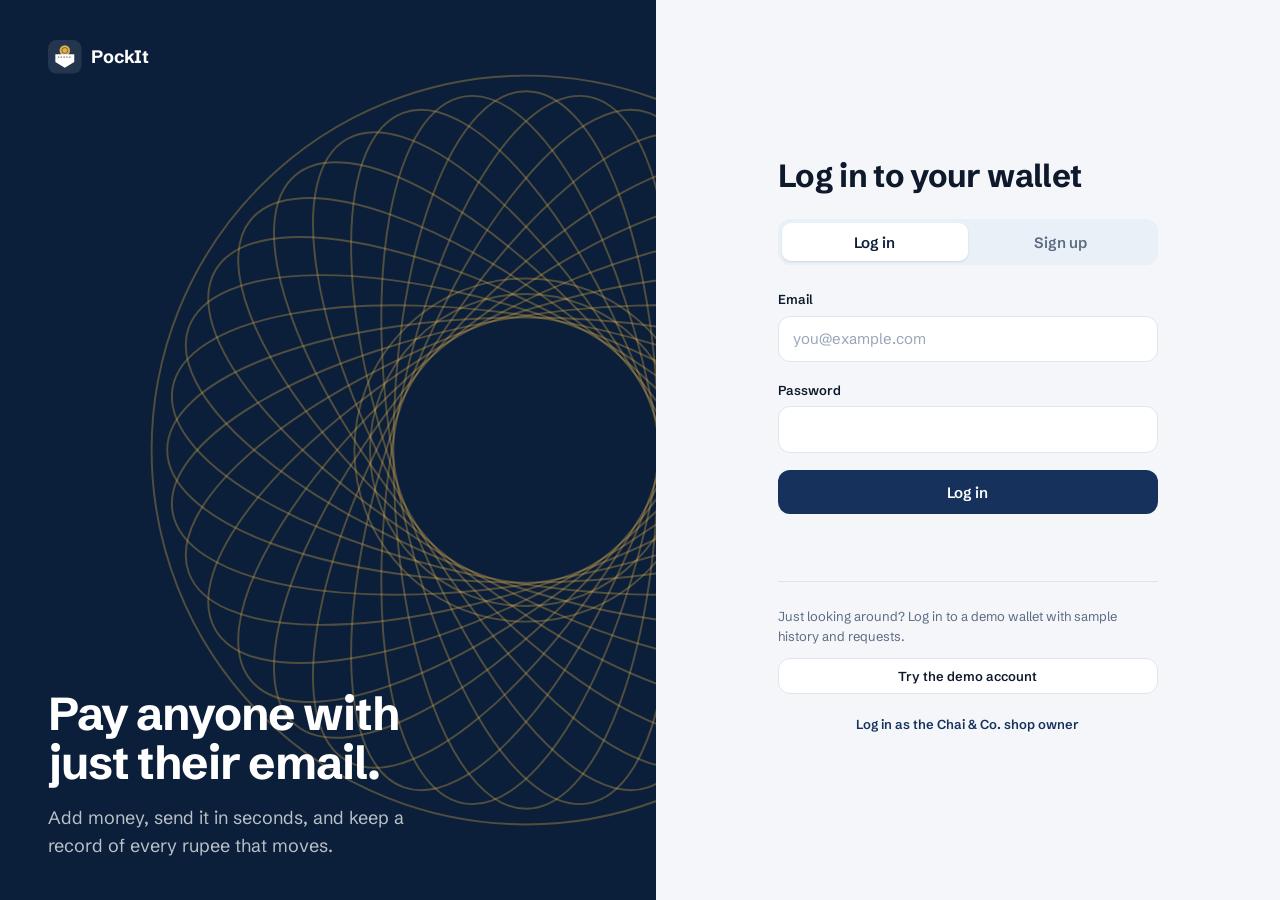
<file: frontend/index.html>
<!DOCTYPE html>
<html lang="en">
<head>
  <meta charset="UTF-8">
  <meta name="viewport" content="width=device-width, initial-scale=1.0">
  <meta name="theme-color" content="#0B1F3A">
  <title>PockIt · Log in</title>
  <link rel="preconnect" href="https://fonts.googleapis.com">
  <link rel="preconnect" href="https://fonts.gstatic.com" crossorigin>
  <link href="https://fonts.googleapis.com/css2?family=Schibsted+Grotesk:wght@400;500;600;700;800&display=swap" rel="stylesheet">
  <link rel="icon" href="data:image/svg+xml,<svg xmlns='http://www.w3.org/2000/svg' viewBox='0 0 48 48'><rect width='48' height='48' rx='12' fill='%230B1F3A'/><circle cx='24' cy='15' r='7.5' fill='%23E3B04B'/><path d='M10.5 20.5h27v11L24 39.5l-13.5-8z' fill='%23FFFFFF'/></svg>">
  <link rel="stylesheet" href="css/style.css">
</head>
<body class="auth">
  <aside class="auth-art" aria-hidden="true">
    <a class="brand brand--light" href="index.html"><svg class="brand-mark" viewBox="0 0 48 48" aria-hidden="true"><rect class="bm-tile" width="48" height="48" rx="12"/><circle cx="24" cy="15" r="7.5" fill="#E3B04B"/><circle cx="24" cy="15" r="4.2" fill="none" stroke="#0B1F3A" stroke-width="1.4" opacity=".5"/><path d="M10.5 20.5h27v11L24 39.5l-13.5-8z" fill="#FFFFFF" stroke-linejoin="round"/><path d="M14 24.5h20" stroke="#0B1F3A" stroke-width="1.5" stroke-dasharray="2.2 1.8" opacity=".55"/></svg>PockIt</a>

    <svg class="rosette rosette--auth" viewBox="-100 -100 200 200">
      <defs><ellipse id="petal-a" cx="0" cy="0" rx="92" ry="34" /></defs>
      <g fill="none" stroke="currentColor" stroke-width="0.5">
        <use href="#petal-a" transform="rotate(0)"/><use href="#petal-a" transform="rotate(10)"/>
        <use href="#petal-a" transform="rotate(20)"/><use href="#petal-a" transform="rotate(30)"/>
        <use href="#petal-a" transform="rotate(40)"/><use href="#petal-a" transform="rotate(50)"/>
        <use href="#petal-a" transform="rotate(60)"/><use href="#petal-a" transform="rotate(70)"/>
        <use href="#petal-a" transform="rotate(80)"/><use href="#petal-a" transform="rotate(90)"/>
        <use href="#petal-a" transform="rotate(100)"/><use href="#petal-a" transform="rotate(110)"/>
        <use href="#petal-a" transform="rotate(120)"/><use href="#petal-a" transform="rotate(130)"/>
        <use href="#petal-a" transform="rotate(140)"/><use href="#petal-a" transform="rotate(150)"/>
        <use href="#petal-a" transform="rotate(160)"/><use href="#petal-a" transform="rotate(170)"/>
        <circle r="40"/><circle r="44"/><circle r="96"/>
      </g>
    </svg>

    <div class="auth-pitch">
      <p class="auth-headline">Pay anyone with just their email.</p>
      <p class="auth-sub">Add money, send it in seconds, and keep a record of every rupee that moves.</p>
    </div>
  </aside>

  <main class="auth-main">
    <div class="auth-box">
      <a class="brand auth-brand-mobile" href="index.html"><svg class="brand-mark" viewBox="0 0 48 48" aria-hidden="true"><rect class="bm-tile" width="48" height="48" rx="12"/><circle cx="24" cy="15" r="7.5" fill="#E3B04B"/><circle cx="24" cy="15" r="4.2" fill="none" stroke="#0B1F3A" stroke-width="1.4" opacity=".5"/><path d="M10.5 20.5h27v11L24 39.5l-13.5-8z" fill="#FFFFFF" stroke-linejoin="round"/><path d="M14 24.5h20" stroke="#0B1F3A" stroke-width="1.5" stroke-dasharray="2.2 1.8" opacity=".55"/></svg>PockIt</a>

      <h1 id="auth-title">Log in to your wallet</h1>

      <div class="segmented" role="tablist" aria-label="Choose">
        <button class="segment is-active" data-tab="login" role="tab" aria-selected="true">Log in</button>
        <button class="segment" data-tab="signup" role="tab" aria-selected="false">Sign up</button>
      </div>

      <form id="login-form" class="form" novalidate>
        <label class="field">
          <span>Email</span>
          <input type="email" name="email" required autocomplete="email" placeholder="you@example.com">
        </label>
        <label class="field">
          <span>Password</span>
          <input type="password" name="password" required autocomplete="current-password">
        </label>
        <button type="submit" class="btn btn--primary btn--block">Log in</button>
      </form>

      <form id="signup-form" class="form" hidden novalidate>
        <label class="field">
          <span>Full name</span>
          <input type="text" name="name" required maxlength="150" autocomplete="name" placeholder="Priya Sharma">
        </label>
        <label class="field">
          <span>Email</span>
          <input type="email" name="email" required autocomplete="email" placeholder="you@example.com">
        </label>
        <label class="field">
          <span>Password</span>
          <input type="password" name="password" required minlength="8" autocomplete="new-password">
          <small class="hint">At least 8 characters. Avoid common passwords.</small>
        </label>
        <button type="submit" class="btn btn--primary btn--block">Create wallet</button>
      </form>

      <p id="auth-message" class="form-error" role="alert"></p>

      <div class="demo-box">
        <p>Just looking around? Log in to a demo wallet with sample history and requests.</p>
        <button type="button" id="demo-login" class="btn btn--quiet btn--block">Try the demo account</button>
        <button type="button" id="demo-shop-login" class="btn btn--ghost btn--block">Log in as the Chai &amp; Co. shop owner</button>
      </div>
    </div>
  </main>

  <script src="js/config.js"></script>
  <script src="js/api.js"></script>
  <script src="js/auth.js"></script>
</body>
</html>
</file>
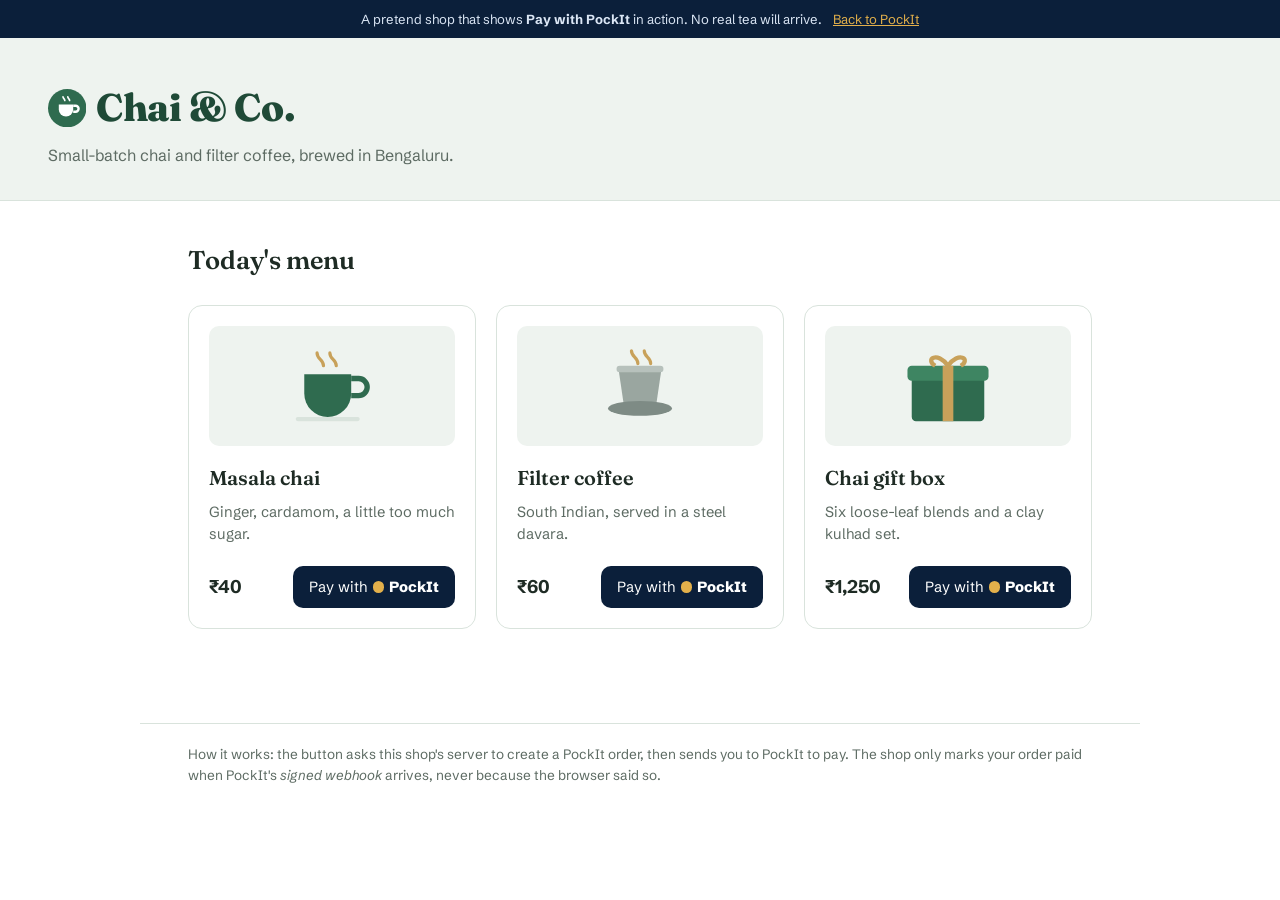
<file: frontend/shop/index.html>
<!DOCTYPE html>
<html lang="en">
<head>
  <meta charset="UTF-8">
  <meta name="viewport" content="width=device-width, initial-scale=1.0">
  <title>Chai &amp; Co. (demo shop)</title>
  <link rel="preconnect" href="https://fonts.googleapis.com">
  <link rel="preconnect" href="https://fonts.gstatic.com" crossorigin>
  <link href="https://fonts.googleapis.com/css2?family=Fraunces:opsz,wght@9..144,600;9..144,800&family=Schibsted+Grotesk:wght@400;500;600;700&display=swap" rel="stylesheet">
  <link rel="icon" href="data:image/svg+xml,<svg xmlns='http://www.w3.org/2000/svg' viewBox='0 0 32 32'><rect width='32' height='32' rx='16' fill='%232F6B4F'/><path d='M9 13h12v4a6 6 0 0 1-12 0z' fill='%23fff'/><path d='M21 14h2a2.5 2.5 0 0 1 0 5h-2' fill='none' stroke='%23fff' stroke-width='2'/></svg>">
  <link rel="stylesheet" href="shop.css">
</head>
<body>
  <p class="demo-banner">
    A pretend shop that shows <strong>Pay with PockIt</strong> in action. No real tea will arrive.
    <a href="/dashboard.html">Back to PockIt</a>
  </p>

  <header class="shop-head">
    <a class="shop-logo" href="/shop/">
      <svg viewBox="0 0 32 32" aria-hidden="true"><circle cx="16" cy="16" r="16" fill="#2F6B4F"/><path d="M9 13h12v4a6 6 0 0 1-12 0z" fill="#fff"/><path d="M21 14h2a2.5 2.5 0 0 1 0 5h-2" fill="none" stroke="#fff" stroke-width="2"/><path d="M12.5 6.5c0 1.5 1.5 1.5 1.5 3M16.5 6.5c0 1.5 1.5 1.5 1.5 3" stroke="#fff" stroke-width="1.4" fill="none" stroke-linecap="round"/></svg>
      Chai &amp; Co.
    </a>
    <p class="shop-tag">Small-batch chai and filter coffee, brewed in Bengaluru.</p>
  </header>

  <main class="shop">
    <section class="order-status" id="order-status" hidden aria-live="polite"></section>

    <h1>Today's menu</h1>
    <ul class="products">
      <li class="product">
        <svg class="product-art" viewBox="0 0 120 90" aria-hidden="true">
          <path d="M34 34h44v18a22 22 0 0 1-44 0z" fill="#2F6B4F"/>
          <path d="M78 38h7a8 8 0 0 1 0 16h-7" fill="none" stroke="#2F6B4F" stroke-width="5"/>
          <path d="M46 14c0 6 6 6 6 12M58 14c0 6 6 6 6 12" fill="none" stroke="#C8A15A" stroke-width="3" stroke-linecap="round"/>
          <rect x="26" y="74" width="60" height="4" rx="2" fill="#D9E3DC"/>
        </svg>
        <h2>Masala chai</h2>
        <p>Ginger, cardamom, a little too much sugar.</p>
        <div class="product-buy">
          <span class="price">₹40</span>
          <button class="pockit-btn" data-product="masala-chai">Pay with <span class="pockit-word">PockIt</span></button>
        </div>
      </li>
      <li class="product">
        <svg class="product-art" viewBox="0 0 120 90" aria-hidden="true">
          <path d="M40 30h40l-5 34H45z" fill="#9AA6A0"/>
          <ellipse cx="60" cy="66" rx="30" ry="7" fill="#7E8B85"/>
          <rect x="38" y="26" width="44" height="6" rx="3" fill="#B7C1BC"/>
          <path d="M52 12c0 6 6 6 6 12M64 12c0 6 6 6 6 12" fill="none" stroke="#C8A15A" stroke-width="3" stroke-linecap="round"/>
        </svg>
        <h2>Filter coffee</h2>
        <p>South Indian, served in a steel davara.</p>
        <div class="product-buy">
          <span class="price">₹60</span>
          <button class="pockit-btn" data-product="filter-coffee">Pay with <span class="pockit-word">PockIt</span></button>
        </div>
      </li>
      <li class="product">
        <svg class="product-art" viewBox="0 0 120 90" aria-hidden="true">
          <rect x="26" y="34" width="68" height="44" rx="4" fill="#2F6B4F"/>
          <rect x="22" y="26" width="76" height="14" rx="4" fill="#3E8562"/>
          <rect x="55" y="26" width="10" height="52" fill="#C8A15A"/>
          <path d="M60 26c-10-14-22-6-12 0M60 26c10-14 22-6 12 0" fill="none" stroke="#C8A15A" stroke-width="4"/>
        </svg>
        <h2>Chai gift box</h2>
        <p>Six loose-leaf blends and a clay kulhad set.</p>
        <div class="product-buy">
          <span class="price">₹1,250</span>
          <button class="pockit-btn" data-product="gift-box">Pay with <span class="pockit-word">PockIt</span></button>
        </div>
      </li>
    </ul>
    <p class="shop-error" id="shop-error" role="alert"></p>
  </main>

  <footer class="shop-foot">
    How it works: the button asks this shop's server to create a PockIt order, then sends you to PockIt to pay.
    The shop only marks your order paid when PockIt's <em>signed webhook</em> arrives, never because the browser said so.
  </footer>

  <script src="shop.js"></script>
</body>
</html>
</file>
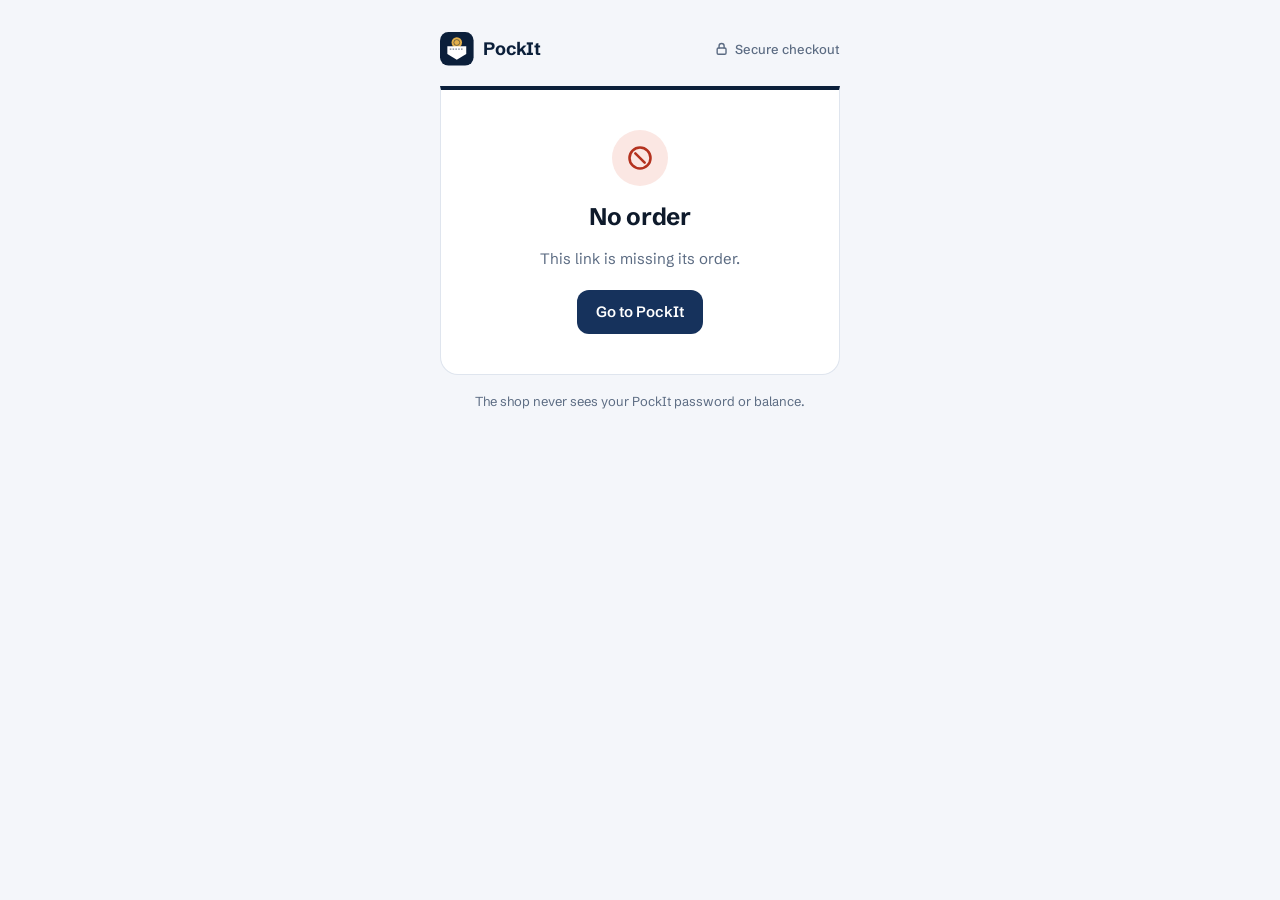
<file: frontend/checkout.html>
<!DOCTYPE html>
<html lang="en">
<head>
  <meta charset="UTF-8">
  <meta name="viewport" content="width=device-width, initial-scale=1.0">
  <meta name="theme-color" content="#0B1F3A">
  <title>Pay with PockIt</title>
  <link rel="preconnect" href="https://fonts.googleapis.com">
  <link rel="preconnect" href="https://fonts.gstatic.com" crossorigin>
  <link href="https://fonts.googleapis.com/css2?family=Schibsted+Grotesk:wght@400;500;600;700;800&display=swap" rel="stylesheet">
  <link rel="icon" href="data:image/svg+xml,<svg xmlns='http://www.w3.org/2000/svg' viewBox='0 0 48 48'><rect width='48' height='48' rx='12' fill='%230B1F3A'/><circle cx='24' cy='15' r='7.5' fill='%23E3B04B'/><path d='M10.5 20.5h27v11L24 39.5l-13.5-8z' fill='%23FFFFFF'/></svg>">
  <link rel="stylesheet" href="css/style.css">
</head>
<body class="checkout-page">
  <main class="checkout">
    <header class="checkout-brand">
      <span class="brand" id="checkout-logo">PockIt</span>
      <span class="checkout-secure">
        <svg viewBox="0 0 24 24" aria-hidden="true"><rect x="5" y="11" width="14" height="10" rx="2"/><path d="M8 11V8a4 4 0 0 1 8 0v3"/></svg>
        Secure checkout
      </span>
    </header>

    <section class="checkout-card" aria-live="polite">
      <div id="checkout-loading" class="checkout-state">Loading your checkout…</div>

      <div id="checkout-main" hidden>
        <div class="checkout-merchant">
          <span class="avatar avatar--lg" id="merchant-initials" aria-hidden="true"></span>
          <div>
            <p class="checkout-label">You're paying</p>
            <p class="checkout-merchant-name" id="merchant-name"></p>
          </div>
        </div>
        <p class="checkout-desc" id="order-desc"></p>
        <p class="checkout-amount" id="order-amount"></p>

        <!-- Not logged in -->
        <div id="checkout-login" hidden>
          <a class="btn btn--primary btn--block" id="login-link" href="index.html">Log in to pay</a>
          <p class="hint checkout-center">New to PockIt? You can sign up on the next page.</p>
        </div>

        <!-- Logged in -->
        <div id="checkout-pay" hidden>
          <div class="checkout-from">
            <span>From your PockIt wallet</span>
            <span><strong id="payer-name"></strong> <span class="muted" id="payer-balance"></span></span>
          </div>
          <button class="btn btn--gold btn--block btn--lg" id="pay-button">Pay</button>
          <p class="form-error checkout-center" id="pay-error" role="alert"></p>
        </div>

        <a class="checkout-cancel" id="cancel-link" href="/">Cancel and go back</a>
      </div>

      <!-- Final states -->
      <div id="checkout-done" class="checkout-state" hidden>
        <span class="checkout-icon" id="done-icon" aria-hidden="true"></span>
        <h1 id="done-title"></h1>
        <p id="done-text"></p>
        <a class="btn btn--primary" id="done-link" href="/">Back to the shop</a>
      </div>
    </section>

    <p class="checkout-foot">The shop never sees your PockIt password or balance.</p>
  </main>

  <script src="js/config.js"></script>
  <script src="js/api.js"></script>
  <script src="js/checkout.js"></script>
</body>
</html>
</file>
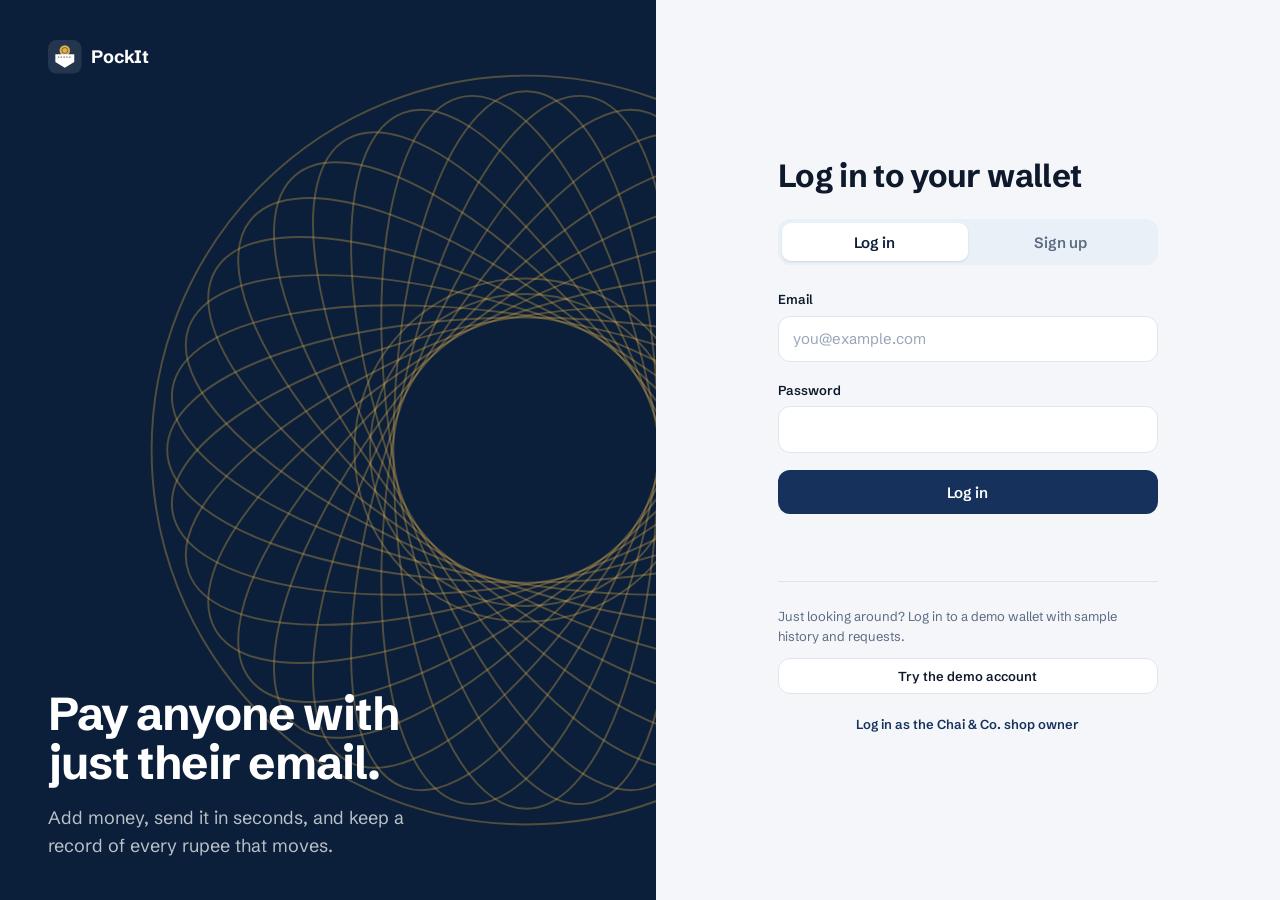
<file: frontend/dashboard.html>
<!DOCTYPE html>
<html lang="en">
<head>
  <meta charset="UTF-8">
  <meta name="viewport" content="width=device-width, initial-scale=1.0">
  <meta name="theme-color" content="#0B1F3A">
  <title>PockIt</title>
  <link rel="preconnect" href="https://fonts.googleapis.com">
  <link rel="preconnect" href="https://fonts.gstatic.com" crossorigin>
  <link href="https://fonts.googleapis.com/css2?family=Schibsted+Grotesk:wght@400;500;600;700;800&display=swap" rel="stylesheet">
  <link rel="icon" href="data:image/svg+xml,<svg xmlns='http://www.w3.org/2000/svg' viewBox='0 0 48 48'><rect width='48' height='48' rx='12' fill='%230B1F3A'/><circle cx='24' cy='15' r='7.5' fill='%23E3B04B'/><path d='M10.5 20.5h27v11L24 39.5l-13.5-8z' fill='%23FFFFFF'/></svg>">
  <link rel="stylesheet" href="css/style.css">
</head>
<body class="app">
  <header class="topbar">
    <a class="brand" href="dashboard.html"><svg class="brand-mark" viewBox="0 0 48 48" aria-hidden="true"><rect class="bm-tile" width="48" height="48" rx="12"/><circle cx="24" cy="15" r="7.5" fill="#E3B04B"/><circle cx="24" cy="15" r="4.2" fill="none" stroke="#0B1F3A" stroke-width="1.4" opacity=".5"/><path d="M10.5 20.5h27v11L24 39.5l-13.5-8z" fill="#FFFFFF" stroke-linejoin="round"/><path d="M14 24.5h20" stroke="#0B1F3A" stroke-width="1.5" stroke-dasharray="2.2 1.8" opacity=".55"/></svg>PockIt</a>
    <nav class="topnav" aria-label="Main">
      <a href="dashboard.html" aria-current="page">Wallet</a>
      <a href="merchant.html">Business</a>
      <a href="/shop/">Demo shop</a>
    </nav>
    <div class="account">
      <span class="avatar" id="avatar" aria-hidden="true"></span>
      <span class="account-name" id="user-name"></span>
      <button id="logout" class="btn btn--ghost">Log out</button>
    </div>
  </header>

  <main class="layout">
    <div class="main-col">
      <!-- Wallet card: the one bold element on the page -->
      <section class="wallet-card" aria-labelledby="balance-label">
        <svg class="rosette rosette--card" viewBox="-100 -100 200 200" aria-hidden="true">
          <defs><ellipse id="petal-b" cx="0" cy="0" rx="92" ry="30" /></defs>
          <g fill="none" stroke="currentColor" stroke-width="0.6">
            <use href="#petal-b" transform="rotate(0)"/><use href="#petal-b" transform="rotate(12)"/>
            <use href="#petal-b" transform="rotate(24)"/><use href="#petal-b" transform="rotate(36)"/>
            <use href="#petal-b" transform="rotate(48)"/><use href="#petal-b" transform="rotate(60)"/>
            <use href="#petal-b" transform="rotate(72)"/><use href="#petal-b" transform="rotate(84)"/>
            <use href="#petal-b" transform="rotate(96)"/><use href="#petal-b" transform="rotate(108)"/>
            <use href="#petal-b" transform="rotate(120)"/><use href="#petal-b" transform="rotate(132)"/>
            <use href="#petal-b" transform="rotate(144)"/><use href="#petal-b" transform="rotate(156)"/>
            <use href="#petal-b" transform="rotate(168)"/>
            <circle r="34"/><circle r="38"/><circle r="96"/>
          </g>
        </svg>

        <div class="wallet-top">
          <p id="balance-label" class="wallet-label">Available balance</p>
          <p id="balance" class="balance" aria-live="polite">₹—</p>
          <p class="wallet-owner" id="wallet-owner"></p>
        </div>

        <div class="wallet-actions">
          <button class="btn btn--gold" data-open="transfer">
            <svg viewBox="0 0 24 24" aria-hidden="true"><path d="M7 17 17 7M9 7h8v8"/></svg>
            Send
          </button>
          <button class="btn btn--on-dark" data-open="request">
            <svg viewBox="0 0 24 24" aria-hidden="true"><path d="M17 7 7 17M15 17H7V9"/></svg>
            Request
          </button>
          <button class="btn btn--on-dark" data-open="topup">
            <svg viewBox="0 0 24 24" aria-hidden="true"><path d="M12 5v14M5 12h14"/></svg>
            Add money
          </button>
        </div>
      </section>

      <!-- Payment requests (hidden until there are any) -->
      <section class="requests" id="requests" aria-labelledby="requests-title" hidden>
        <div class="section-head">
          <h2 id="requests-title">Requests</h2>
          <span class="section-meta" id="requests-meta"></span>
        </div>
        <ul class="request-list" id="request-list"></ul>
      </section>

      <!-- Passbook -->
      <section class="passbook" aria-labelledby="passbook-title">
        <div class="section-head">
          <h2 id="passbook-title">Passbook</h2>
          <span class="section-meta" id="passbook-count"></span>
        </div>

        <div class="ledger-columns" aria-hidden="true">
          <span>Details</span><span>Amount</span><span>Balance</span>
        </div>
        <ul id="history" class="ledger"></ul>

        <nav class="pager" aria-label="Passbook pages">
          <button id="prev-page" class="btn btn--quiet" disabled>Newer</button>
          <span id="page-info" class="pager-info"></span>
          <button id="next-page" class="btn btn--quiet" disabled>Older</button>
        </nav>
      </section>
    </div>

    <!-- Action panel -->
    <aside class="panel" aria-label="Move money">
      <div class="segmented" role="tablist" aria-label="Action">
        <button class="segment is-active" data-tab="transfer" role="tab" aria-selected="true">Send</button>
        <button class="segment" data-tab="request" role="tab" aria-selected="false">Request</button>
        <button class="segment" data-tab="topup" role="tab" aria-selected="false">Add money</button>
      </div>

      <form id="transfer-form" class="form" data-panel="transfer">
        <label class="field">
          <span>Recipient's email</span>
          <input type="email" name="to_email" required placeholder="priya@example.com" autocomplete="off">
        </label>
        <p class="recipient-check" data-recipient-for="to_email" aria-live="polite"></p>
        <label class="field">
          <span>Amount</span>
          <div class="money-input">
            <span class="money-prefix" aria-hidden="true">₹</span>
            <input type="number" name="amount" min="0.01" step="0.01" required placeholder="0.00" inputmode="decimal">
          </div>
        </label>
        <label class="field">
          <span>What's it for? <em class="optional">Optional</em></span>
          <input type="text" name="note" maxlength="140" placeholder="Dinner, rent, movie tickets">
        </label>
        <button type="submit" class="btn btn--primary btn--block">Send money</button>
        <p class="hint">Money arrives instantly. Sending twice by accident won't charge you twice.</p>
      </form>

      <form id="request-form" class="form" data-panel="request" hidden>
        <label class="field">
          <span>Request from (email)</span>
          <input type="email" name="from_email" required placeholder="rahul@example.com" autocomplete="off">
        </label>
        <p class="recipient-check" data-recipient-for="from_email" aria-live="polite"></p>
        <label class="field">
          <span>Amount</span>
          <div class="money-input">
            <span class="money-prefix" aria-hidden="true">₹</span>
            <input type="number" name="amount" min="0.01" step="0.01" required placeholder="0.00" inputmode="decimal">
          </div>
        </label>
        <label class="field">
          <span>What's it for? <em class="optional">Optional</em></span>
          <input type="text" name="note" maxlength="140" placeholder="Your share of the cab">
        </label>
        <button type="submit" class="btn btn--primary btn--block">Send request</button>
        <p class="hint">They'll see it in their Requests and can pay or decline. No money moves until they pay.</p>
      </form>

      <form id="topup-form" class="form" data-panel="topup" hidden>
        <label class="field">
          <span>Amount</span>
          <div class="money-input">
            <span class="money-prefix" aria-hidden="true">₹</span>
            <input type="number" name="amount" min="0.01" max="100000" step="0.01" required placeholder="0.00" inputmode="decimal">
          </div>
        </label>
        <div class="quick-amounts" role="group" aria-label="Quick amounts">
          <button type="button" class="chip" data-amount="100">₹100</button>
          <button type="button" class="chip" data-amount="500">₹500</button>
          <button type="button" class="chip" data-amount="1000">₹1,000</button>
          <button type="button" class="chip" data-amount="2000">₹2,000</button>
        </div>
        <button type="submit" class="btn btn--primary btn--block">Add money</button>
        <p class="hint">This is a demo top-up. No bank account is charged. Up to ₹1,00,000 at a time.</p>
      </form>
    </aside>
  </main>

  <div id="toast" class="toast" role="status" aria-live="polite" hidden></div>

  <script src="js/config.js"></script>
  <script src="js/api.js"></script>
  <script src="js/dashboard.js"></script>
</body>
</html>
</file>
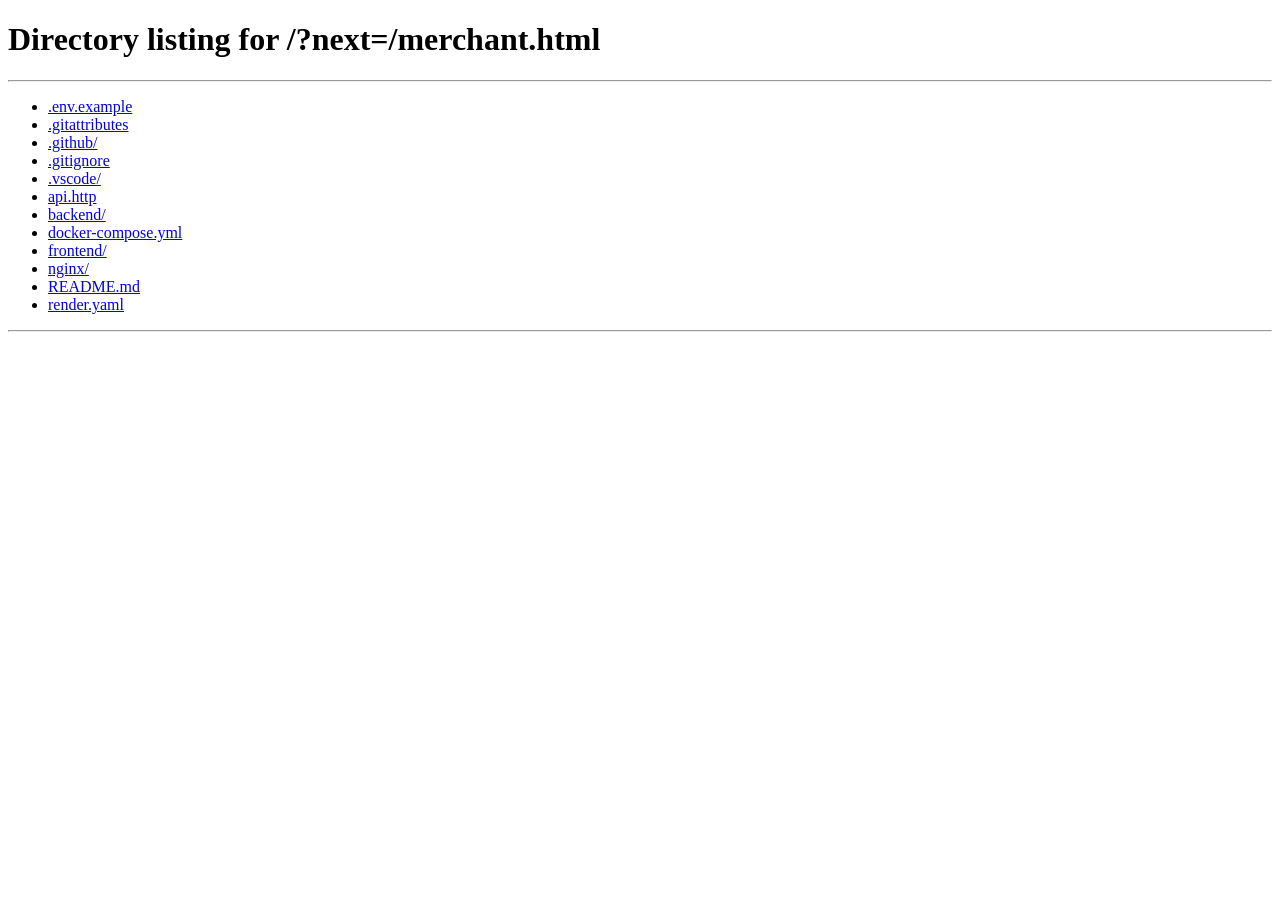
<file: frontend/merchant.html>
<!DOCTYPE html>
<html lang="en">
<head>
  <meta charset="UTF-8">
  <meta name="viewport" content="width=device-width, initial-scale=1.0">
  <meta name="theme-color" content="#0B1F3A">
  <title>PockIt · Business</title>
  <link rel="preconnect" href="https://fonts.googleapis.com">
  <link rel="preconnect" href="https://fonts.gstatic.com" crossorigin>
  <link href="https://fonts.googleapis.com/css2?family=Schibsted+Grotesk:wght@400;500;600;700;800&display=swap" rel="stylesheet">
  <link rel="icon" href="data:image/svg+xml,<svg xmlns='http://www.w3.org/2000/svg' viewBox='0 0 48 48'><rect width='48' height='48' rx='12' fill='%230B1F3A'/><circle cx='24' cy='15' r='7.5' fill='%23E3B04B'/><path d='M10.5 20.5h27v11L24 39.5l-13.5-8z' fill='%23FFFFFF'/></svg>">
  <link rel="stylesheet" href="css/style.css">
</head>
<body class="app">
  <header class="topbar">
    <a class="brand" href="dashboard.html" id="brand">PockIt</a>
    <nav class="topnav" aria-label="Main">
      <a href="dashboard.html">Wallet</a>
      <a href="merchant.html" aria-current="page">Business</a>
      <a href="/shop/">Demo shop</a>
    </nav>
    <div class="account">
      <span class="avatar" id="avatar" aria-hidden="true"></span>
      <span class="account-name" id="user-name"></span>
      <button id="logout" class="btn btn--ghost">Log out</button>
    </div>
  </header>

  <main class="biz">
    <p class="ledger-loading" id="biz-loading">Loading…</p>

    <!-- Not a merchant yet -->
    <section class="biz-onboard" id="onboard" hidden>
      <h1>Accept payments with PockIt</h1>
      <p class="biz-lead">Add a <strong>Pay with PockIt</strong> button to your website. Customers pay from their PockIt wallet,
        the money lands in yours, and you can refund any order from this page.</p>
      <form class="form biz-onboard-form" id="onboard-form">
        <label class="field">
          <span>Business name</span>
          <input name="name" required maxlength="80" placeholder="Meera's Bakery">
        </label>
        <label class="field">
          <span>Webhook URL <em class="optional">Optional, you can add it later</em></span>
          <input name="webhook_url" type="url" placeholder="https://your-site.com/webhooks/pockit">
        </label>
        <button class="btn btn--primary" type="submit">Start accepting payments</button>
      </form>
    </section>

    <!-- One-time secret key -->
    <section class="secret-box" id="secret-box" hidden>
      <h2>Your secret API key</h2>
      <p>Copy it now and keep it on your server. For your security, PockIt only stores a scrambled version, so <strong>this is the only time you'll see it</strong>.</p>
      <div class="secret-row"><code id="secret-key"></code><button class="btn btn--quiet btn--sm" id="copy-key">Copy</button></div>
      <button class="btn btn--ghost btn--sm" id="secret-done">I've saved it</button>
    </section>

    <!-- Merchant dashboard -->
    <div id="dashboard" hidden>
      <section class="biz-head">
        <div>
          <p class="checkout-label">Business</p>
          <h1 id="biz-name"></h1>
        </div>
        <dl class="biz-stats" id="biz-stats"></dl>
      </section>

      <section>
        <div class="section-head">
          <h2>Orders</h2>
          <span class="section-meta" id="orders-meta"></span>
        </div>
        <div class="orders-columns" aria-hidden="true"><span>Order</span><span>Amount</span><span>Status</span><span></span></div>
        <ul class="orders" id="orders"></ul>
      </section>

      <section class="dev">
        <div class="section-head"><h2>Developers</h2></div>
        <div class="dev-grid">
          <div class="dev-card">
            <h3>Secret API key</h3>
            <p class="hint">Your server sends it as <code>Authorization: Bearer sk_test_…</code> to create orders and refunds.</p>
            <div class="secret-row"><code id="key-hint"></code><button class="btn btn--quiet btn--sm" id="rotate-key">Replace key</button></div>
          </div>
          <form class="dev-card form" id="webhook-form">
            <h3>Webhooks</h3>
            <p class="hint">PockIt sends <code>order.paid</code>, <code>order.on_hold</code>, <code>order.declined</code> and
              <code>refund.created</code> here, signed with your secret in the <code>PockIt-Signature</code> header.</p>
            <label class="field"><span>Webhook URL</span><input name="webhook_url" type="url" placeholder="https://your-site.com/webhooks/pockit"></label>
            <div class="secret-row"><span class="hint">Signing secret</span><code id="webhook-secret">whsec_••••••••</code><button type="button" class="btn btn--quiet btn--sm" id="reveal-secret">Show</button></div>
            <button class="btn btn--primary btn--sm" type="submit">Save webhook URL</button>
          </form>
        </div>
        <h3 class="dev-sub">Recent webhook deliveries</h3>
        <ul class="deliveries" id="deliveries"></ul>
        <h3 class="dev-sub">Create a checkout from your server</h3>
        <pre class="code" id="code-sample"></pre>
      </section>
    </div>
  </main>

  <div id="toast" class="toast" role="status" aria-live="polite" hidden></div>

  <script src="js/config.js"></script>
  <script src="js/api.js"></script>
  <script src="js/merchant.js"></script>
</body>
</html>
</file>
<file: frontend/css/style.css>
/* =====================================================================
   PockIt: design tokens
   Navy is the base. Gold is the brand (logo coin, Send, banknote pattern).
   Mint means money arrived. Red only for money out.
   ===================================================================== */
:root {
  --navy-deep: #0b1f3a;   /* wallet card, brand tile */
  --navy: #16325c;        /* primary buttons, links */
  --navy-hover: #0e2747;
  --ink: #0e1a2b;         /* body text */
  --muted: #5b6b82;       /* secondary text */
  --line: #dfe5ee;        /* dividers */
  --mist: #eaf0f7;        /* tints, segmented control */
  --paper: #f4f6fa;       /* page background */
  --white: #ffffff;
  --gold: #e3b04b;        /* brand accent: logo coin, Send, pattern */
  --gold-hover: #f0c267;
  --mint: #3ddc97;        /* money in: on dark backgrounds */
  --mint-deep: #0f8a5a;   /* money in: text on light backgrounds */
  --mint-tint: #dcf7eb;
  --debit: #b4321f;
  --debit-tint: #fbe7e3;

  --font: "Schibsted Grotesk", ui-sans-serif, system-ui, -apple-system, "Segoe UI", sans-serif;

  --step--1: 0.8125rem;   /* 13 */
  --step-0: 0.9375rem;    /* 15 */
  --step-1: 1.125rem;     /* 18 */
  --step-2: 1.5rem;       /* 24 */
  --step-3: 2rem;         /* 32 */
  --step-5: clamp(2.5rem, 6vw, 3.75rem); /* balance */

  --radius-s: 8px;
  --radius-m: 12px;
  --radius-l: 22px;
}

*,
*::before,
*::after { box-sizing: border-box; }

[hidden] { display: none !important; }

html { -webkit-text-size-adjust: 100%; }

body {
  margin: 0;
  font-family: var(--font);
  font-size: var(--step-0);
  line-height: 1.55;
  color: var(--ink);
  background: var(--paper);
  -webkit-font-smoothing: antialiased;
}

h1, h2, p { margin: 0; }

button { font: inherit; color: inherit; }

:focus-visible {
  outline: 2px solid var(--navy);
  outline-offset: 2px;
  border-radius: var(--radius-s);
}

/* =========================================================== brand */
.brand {
  display: inline-flex;
  align-items: center;
  gap: 0.6rem;
  font-weight: 700;
  font-size: var(--step-1);
  letter-spacing: -0.01em;
  color: var(--navy-deep);
  text-decoration: none;
}
.brand-mark { display: block; width: 2.1rem; height: 2.1rem; flex: none; }
.brand-mark .bm-tile { fill: var(--navy-deep); }
.brand--light .brand-mark .bm-tile { fill: rgba(255, 255, 255, 0.1); }
.brand--light { color: var(--white); }

/* =========================================================== rosette (banknote guilloche) */
.rosette { position: absolute; pointer-events: none; }

/* =========================================================== buttons */
.btn {
  display: inline-flex;
  align-items: center;
  justify-content: center;
  gap: 0.5rem;
  min-height: 2.75rem;
  padding: 0 1.15rem;
  border: 1px solid transparent;
  border-radius: var(--radius-m);
  font-weight: 600;
  white-space: nowrap;
  text-decoration: none;
  cursor: pointer;
  transition: background-color 0.15s, border-color 0.15s, color 0.15s;
}
.btn svg {
  width: 1.1rem;
  height: 1.1rem;
  fill: none;
  stroke: currentColor;
  stroke-width: 2.2;
  stroke-linecap: round;
  stroke-linejoin: round;
}
.btn:disabled { opacity: 0.45; cursor: not-allowed; }
.btn--block { width: 100%; }

.btn--primary { background: var(--navy); color: var(--white); }
.btn--primary:hover:not(:disabled) { background: var(--navy-hover); }
.btn--primary[aria-busy="true"] { cursor: progress; opacity: 0.8; }

.btn--gold { background: var(--gold); color: var(--navy-deep); }
.btn--gold:hover { background: var(--gold-hover); }

.btn--on-dark { background: rgba(11, 31, 58, 0.78); color: var(--white); border-color: rgba(255, 255, 255, 0.28); }
.btn--on-dark:hover { background: #17345f; }

.btn--ghost { background: transparent; color: var(--navy); min-height: 2.25rem; padding: 0 0.75rem; }
.btn--ghost:hover { background: var(--mist); }

.btn--quiet { background: var(--white); border-color: var(--line); color: var(--ink); min-height: 2.25rem; }
.btn--quiet:hover:not(:disabled) { border-color: var(--navy); }

.wallet-card :focus-visible { outline-color: var(--gold); }

/* =========================================================== segmented control */
.segmented {
  display: grid;
  grid-auto-flow: column;
  grid-auto-columns: 1fr;
  padding: 4px;
  border-radius: var(--radius-m);
  background: var(--mist);
}
.segment {
  min-height: 2.4rem;
  border: 0;
  border-radius: 9px;
  background: transparent;
  color: var(--muted);
  font-weight: 600;
  cursor: pointer;
}
.segment.is-active {
  background: var(--white);
  color: var(--navy-deep);
  box-shadow: 0 1px 2px rgba(11, 31, 58, 0.12);
}

/* =========================================================== forms */
.form { display: grid; gap: 1.1rem; }

.field { display: grid; gap: 0.4rem; }
.field > span { font-size: var(--step--1); font-weight: 600; color: var(--ink); }

input {
  width: 100%;
  min-height: 2.9rem;
  padding: 0 0.9rem;
  font: inherit;
  color: var(--ink);
  background: var(--white);
  border: 1px solid var(--line);
  border-radius: var(--radius-m);
  transition: border-color 0.15s, box-shadow 0.15s;
}
input::placeholder { color: #98a5b7; }
input:hover { border-color: #c5d0df; }
input:focus { outline: none; border-color: var(--navy); box-shadow: 0 0 0 3px rgba(22, 50, 92, 0.16); }

/* hide number spinners */
input[type="number"]::-webkit-outer-spin-button,
input[type="number"]::-webkit-inner-spin-button { -webkit-appearance: none; margin: 0; }
input[type="number"] { -moz-appearance: textfield; }

.money-input { position: relative; }
.money-prefix {
  position: absolute;
  left: 0.95rem;
  top: 50%;
  transform: translateY(-50%);
  font-size: var(--step-1);
  font-weight: 600;
  color: var(--muted);
}
.money-input input {
  padding-left: 2.1rem;
  min-height: 3.4rem;
  font-size: var(--step-2);
  font-weight: 700;
  font-variant-numeric: lining-nums proportional-nums;
  letter-spacing: -0.01em;
}

.hint { font-size: var(--step--1); color: var(--muted); }

/* Recipient check under the email field: "✓ Priya Sharma" */
.recipient-check {
  display: flex;
  align-items: center;
  gap: 0.4rem;
  min-height: 1.25rem;
  margin-top: -0.65rem;
  font-size: var(--step--1);
  font-weight: 500;
  color: var(--muted);
}
.recipient-check:empty { display: none; }
.recipient-check svg { width: 1rem; height: 1rem; flex: none; fill: none; stroke: currentColor; stroke-width: 2.4; stroke-linecap: round; stroke-linejoin: round; }
.recipient-check.is-ok { color: var(--mint-deep); }
.recipient-check.is-ok strong { color: var(--ink); font-weight: 700; }
.recipient-check.is-error { color: var(--debit); }
input[aria-invalid="true"] { border-color: var(--debit); }
input[aria-invalid="true"]:focus { box-shadow: 0 0 0 3px rgba(180, 50, 31, 0.15); }

.form-error { min-height: 1.4em; font-size: var(--step--1); color: var(--debit); font-weight: 500; }

.quick-amounts { display: flex; flex-wrap: wrap; gap: 0.5rem; }
.chip {
  padding: 0.35rem 0.85rem;
  border: 1px solid var(--line);
  border-radius: 999px;
  background: var(--white);
  font-size: var(--step--1);
  font-weight: 600;
  font-variant-numeric: lining-nums proportional-nums;
  cursor: pointer;
}
.chip:hover { border-color: var(--navy); color: var(--navy); }

/* =========================================================== auth page */
.auth {
  display: grid;
  grid-template-columns: minmax(0, 1.05fr) minmax(0, 1fr);
  min-height: 100vh;
}
.auth-art {
  position: relative;
  overflow: hidden;
  display: flex;
  flex-direction: column;
  justify-content: space-between;
  padding: 2.5rem 3rem;
  background: var(--navy-deep);
  color: var(--white);
}
.rosette--auth {
  width: 780px;
  right: -260px;
  top: 50%;
  transform: translateY(-50%);
  color: rgba(227, 176, 75, 0.32);
}
.auth-pitch { position: relative; max-width: 26rem; }
.auth-headline {
  font-size: clamp(2rem, 3.6vw, 3rem);
  line-height: 1.08;
  font-weight: 700;
  letter-spacing: -0.025em;
}
.auth-sub { margin-top: 1rem; font-size: var(--step-1); color: rgba(255, 255, 255, 0.72); max-width: 24rem; }

.auth-main { display: grid; place-items: center; padding: 2rem 1.25rem; }
.auth-box { width: 100%; max-width: 380px; display: grid; gap: 1.5rem; }
.auth-box h1 { font-size: var(--step-3); line-height: 1.15; letter-spacing: -0.02em; }
.auth-brand-mobile { display: none; }

/* =========================================================== app shell */
.topbar {
  position: sticky;
  top: 0;
  z-index: 10;
  display: flex;
  align-items: center;
  justify-content: space-between;
  gap: 1rem;
  padding: 0.85rem clamp(1rem, 4vw, 2.5rem);
  background: rgba(244, 246, 250, 0.88);
  backdrop-filter: saturate(1.4) blur(10px);
  border-bottom: 1px solid var(--line);
}
.topnav { display: flex; gap: 0.25rem; margin-right: auto; margin-left: 2rem; }
.topnav a {
  padding: 0.4rem 0.8rem;
  border-radius: 9px;
  color: var(--muted);
  font-weight: 600;
  text-decoration: none;
}
.topnav a:hover { background: var(--mist); color: var(--ink); }
.topnav a[aria-current="page"] { background: var(--mist); color: var(--navy-deep); }
.account { display: flex; align-items: center; gap: 0.6rem; }
.avatar {
  display: grid;
  place-items: center;
  width: 2.1rem;
  height: 2.1rem;
  border-radius: 50%;
  background: var(--mist);
  color: var(--navy);
  font-size: var(--step--1);
  font-weight: 700;
}
.account-name { font-weight: 600; }

.layout {
  display: grid;
  grid-template-columns: minmax(0, 1fr) 380px;
  align-items: start;
  gap: 1.5rem 2rem;
  max-width: 1120px;
  margin: 0 auto;
  padding: 2rem clamp(1rem, 4vw, 2.5rem) 4rem;
}

.main-col { display: grid; gap: 2rem; min-width: 0; }

/* =========================================================== wallet card */
.wallet-card {
  position: relative;
  overflow: hidden;
  display: grid;
  gap: 2.25rem;
  padding: 2rem 2.25rem;
  border-radius: var(--radius-l);
  background:
    radial-gradient(120% 140% at 100% 0%, #17345f 0%, transparent 60%),
    var(--navy-deep);
  color: var(--white);
}
.rosette--card {
  width: 420px;
  right: -110px;
  top: -120px;
  color: rgba(227, 176, 75, 0.38);
}
.wallet-top { position: relative; display: grid; gap: 0.35rem; }
.wallet-label { font-size: var(--step-0); color: rgba(255, 255, 255, 0.7); }
.balance {
  font-size: var(--step-5);
  font-weight: 800;
  line-height: 1.05;
  letter-spacing: -0.035em;
  font-variant-numeric: lining-nums proportional-nums;
}
.balance.is-updated { color: var(--mint); transition: color 1.2s ease-out; }
.wallet-owner { font-size: var(--step--1); color: rgba(255, 255, 255, 0.6); }
.wallet-actions { position: relative; display: flex; flex-wrap: wrap; gap: 0.75rem; }

/* =========================================================== action panel */
.panel {
  position: sticky;
  top: 5.5rem;
  display: grid;
  gap: 1.5rem;
  padding: 1.5rem;
  background: var(--white);
  border: 1px solid var(--line);
  border-radius: 16px;
}

/* =========================================================== passbook */
.section-head {
  display: flex;
  align-items: baseline;
  justify-content: space-between;
  gap: 1rem;
  padding: 0 0.25rem 0.75rem;
}
.section-head h2 { font-size: var(--step-2); letter-spacing: -0.015em; }
.section-meta { font-size: var(--step--1); color: var(--muted); }
.section-meta.is-waiting { color: var(--navy); font-weight: 600; }

.ledger-columns,
.ledger-row {
  display: grid;
  grid-template-columns: minmax(0, 1fr) 8.5rem 8.5rem;
  align-items: center;
  gap: 1rem;
}
.ledger-columns {
  padding: 0.6rem 0.25rem;
  border-top: 2px solid var(--navy-deep);
  border-bottom: 1px solid var(--line);
  font-size: var(--step--1);
  font-weight: 600;
  color: var(--muted);
}
.ledger-columns span:not(:first-child) { text-align: right; }

.ledger { list-style: none; margin: 0; padding: 0; }
.ledger-row {
  padding: 0.85rem 0.25rem;
  border-bottom: 1px solid var(--line);
}
.ledger-details { display: flex; align-items: center; gap: 0.85rem; min-width: 0; }
.ledger-icon {
  flex: none;
  display: grid;
  place-items: center;
  width: 2.25rem;
  height: 2.25rem;
  border-radius: 50%;
}
.ledger-icon svg { width: 1rem; height: 1rem; fill: none; stroke: currentColor; stroke-width: 2.2; stroke-linecap: round; stroke-linejoin: round; }
.ledger-icon--in { background: var(--mint-tint); color: var(--mint-deep); }
.ledger-icon--out { background: var(--debit-tint); color: var(--debit); }
.ledger-icon--topup { background: var(--mist); color: var(--navy); }

.ledger-text { min-width: 0; }
.ledger-desc { font-weight: 600; overflow: hidden; text-overflow: ellipsis; white-space: nowrap; }
.ledger-date { font-size: var(--step--1); color: var(--muted); }
.ledger-note {
  font-size: var(--step--1);
  color: var(--ink);
  overflow: hidden;
  text-overflow: ellipsis;
  white-space: nowrap;
}
.ledger-note::before { content: "\201C"; }
.ledger-note::after { content: "\201D"; }

/* =========================================================== requests */
.request-list {
  list-style: none;
  margin: 0;
  padding: 0;
  border-top: 2px solid var(--navy-deep);
}
.request-item {
  display: grid;
  grid-template-columns: auto minmax(0, 1fr) auto;
  align-items: center;
  gap: 0.85rem;
  padding: 0.9rem 0.25rem;
  border-bottom: 1px solid var(--line);
}
.request-item.is-incoming { background: linear-gradient(90deg, rgba(227, 176, 75, 0.14), transparent 70%); }
.request-text { min-width: 0; }
.request-title { font-weight: 600; }
.request-title strong { font-weight: 800; }
.request-sub { font-size: var(--step--1); color: var(--muted); }
.request-sub .ledger-note { display: inline; margin-right: 0.5rem; }
.request-actions { display: flex; align-items: center; gap: 0.5rem; }

.status {
  display: inline-block;
  padding: 0.15rem 0.6rem;
  border-radius: 999px;
  font-size: var(--step--1);
  font-weight: 600;
  white-space: nowrap;
}
.status--PENDING { background: #fdf1db; color: #8a5a00; }
.status--PAID { background: var(--mint-tint); color: var(--mint-deep); }
.status--DECLINED { background: var(--debit-tint); color: var(--debit); }
.status--CANCELLED { background: var(--mist); color: var(--muted); }
.status--ON_HOLD, .status--HELD { background: #fdf1db; color: #8a5a00; }
.status--REJECTED, .status--EXPIRED { background: var(--mist); color: var(--muted); }
.status--CREATED { background: var(--mist); color: var(--navy); }
.status--PARTIALLY_REFUNDED, .status--REFUNDED { background: var(--mist); color: var(--navy); }
.ledger-desc .status { margin-left: 0.35rem; font-size: 0.72rem; vertical-align: 1px; }

.btn--sm { min-height: 2.1rem; padding: 0 0.85rem; font-size: var(--step--1); border-radius: 9px; }
.btn--confirm { background: var(--gold); color: var(--navy-deep); }
.btn--confirm:hover:not(:disabled) { background: var(--gold-hover); }

.optional { font-style: normal; font-weight: 400; color: var(--muted); margin-left: 0.25rem; }

.demo-box {
  display: grid;
  gap: 0.75rem;
  padding-top: 1.5rem;
  border-top: 1px solid var(--line);
  font-size: var(--step--1);
  color: var(--muted);
}

.ledger-amount,
.ledger-balance {
  text-align: right;
  font-variant-numeric: lining-nums proportional-nums;
  white-space: nowrap;
}
.ledger-amount { font-weight: 700; }
.ledger-amount.in { color: var(--mint-deep); }
.ledger-amount.out { color: var(--debit); }
.ledger-balance { color: var(--muted); }

.ledger-empty {
  display: grid;
  justify-items: start;
  gap: 0.75rem;
  padding: 2.5rem 0.25rem;
  border-bottom: 1px solid var(--line);
  color: var(--muted);
}
.ledger-empty strong { color: var(--ink); font-size: var(--step-1); }

.ledger-loading { padding: 2rem 0.25rem; color: var(--muted); border-bottom: 1px solid var(--line); }

.pager { display: flex; align-items: center; justify-content: space-between; padding-top: 1rem; }
.pager-info { font-size: var(--step--1); color: var(--muted); }

/* =========================================================== checkout */
.checkout-page { min-height: 100vh; }
.checkout { max-width: 440px; margin: 0 auto; padding: 2rem 1.25rem 3rem; }
.checkout-brand { display: flex; align-items: center; justify-content: space-between; margin-bottom: 1.25rem; }
.checkout-secure { display: inline-flex; align-items: center; gap: 0.35rem; font-size: var(--step--1); color: var(--muted); font-weight: 500; }
.checkout-secure svg, .checkout-icon svg { fill: none; stroke: currentColor; stroke-width: 2.2; stroke-linecap: round; stroke-linejoin: round; }
.checkout-secure svg { width: 0.95rem; height: 0.95rem; }
.checkout-card {
  display: grid;
  padding: 2rem 1.75rem;
  background: var(--white);
  border: 1px solid var(--line);
  border-top: 4px solid var(--navy-deep);
  border-radius: 0 0 18px 18px;
}
#checkout-main { display: grid; gap: 1.25rem; }
#checkout-main[hidden] { display: none; }
.checkout-merchant { display: flex; align-items: center; gap: 0.85rem; }
.avatar--lg { width: 3rem; height: 3rem; font-size: var(--step-0); background: var(--navy-deep); color: var(--gold); }
.checkout-label { font-size: var(--step--1); color: var(--muted); }
.checkout-merchant-name { font-size: var(--step-1); font-weight: 700; }
.checkout-desc { color: var(--muted); }
.checkout-amount { font-size: clamp(2.4rem, 9vw, 3rem); font-weight: 800; letter-spacing: -0.035em; line-height: 1; }
.checkout-from {
  display: grid; gap: 0.15rem;
  margin-bottom: 1rem; padding: 0.85rem 1rem;
  background: var(--mist); border-radius: var(--radius-m); font-size: var(--step--1);
}
.checkout-from > span:first-child { color: var(--muted); }
.checkout-from strong { font-size: var(--step-0); }
.muted { color: var(--muted); }
.btn--lg { min-height: 3.25rem; font-size: var(--step-1); }
.checkout-center { text-align: center; margin-top: 0.75rem; }
.checkout-cancel { justify-self: center; font-size: var(--step--1); color: var(--muted); }
.checkout-cancel:hover { color: var(--navy); }
.checkout-state { display: grid; justify-items: center; gap: 0.75rem; text-align: center; padding: 0.5rem 0; color: var(--muted); }
.checkout-state h1 { font-size: var(--step-2); color: var(--ink); letter-spacing: -0.015em; }
.checkout-state p { max-width: 30ch; }
.checkout-state .btn { margin-top: 0.5rem; }
.checkout-icon { display: grid; place-items: center; width: 3.5rem; height: 3.5rem; border-radius: 50%; }
.checkout-icon svg { width: 1.75rem; height: 1.75rem; }
.checkout-state--ok .checkout-icon { background: var(--mint-tint); color: var(--mint-deep); }
.checkout-state--hold .checkout-icon { background: #fdf1db; color: #8a5a00; }
.checkout-state--stop .checkout-icon { background: var(--debit-tint); color: var(--debit); }
.checkout-foot { margin-top: 1rem; text-align: center; font-size: var(--step--1); color: var(--muted); }

/* =========================================================== business page */
.biz { max-width: 1040px; margin: 0 auto; padding: 2rem clamp(1rem, 4vw, 2.5rem) 4rem; display: grid; gap: 2.5rem; }
.biz h1 { font-size: var(--step-3); letter-spacing: -0.02em; line-height: 1.1; }
.biz h3 { font-size: var(--step-0); margin: 0; }
#dashboard { display: grid; gap: 3rem; }
.biz code { font-size: 0.85em; background: var(--mist); padding: 0.1rem 0.35rem; border-radius: 5px; }
.biz-onboard { display: grid; gap: 1rem; max-width: 34rem; }
.biz-lead { font-size: var(--step-1); color: var(--muted); }
.biz-lead strong { color: var(--ink); }
.biz-onboard-form { margin-top: 0.5rem; padding: 1.5rem; background: var(--white); border: 1px solid var(--line); border-radius: 16px; }

.secret-box {
  display: grid; gap: 0.75rem; padding: 1.5rem;
  background: #fffaf0; border: 1px solid var(--gold); border-radius: 16px;
}
.secret-box h2 { font-size: var(--step-1); }
.secret-box p { color: var(--muted); }
.secret-row { display: flex; align-items: center; gap: 0.6rem; flex-wrap: wrap; }
.secret-row code { font-size: var(--step--1); padding: 0.45rem 0.65rem; background: var(--white); border: 1px solid var(--line); word-break: break-all; }
.secret-box .btn--ghost { justify-self: start; }

.biz-head { display: flex; justify-content: space-between; align-items: end; gap: 1.5rem; flex-wrap: wrap; }
.biz-stats { display: grid; grid-template-columns: repeat(4, auto); gap: 0 2rem; margin: 0; }
.biz-stat dt { font-size: var(--step--1); color: var(--muted); }
.biz-stat dd { margin: 0; font-size: var(--step-1); font-weight: 700; }

.orders-columns, .order-row {
  display: grid;
  grid-template-columns: minmax(0, 1fr) 9rem 9rem 6rem;
  align-items: center;
  gap: 1rem;
}
.orders-columns {
  padding: 0.6rem 0.25rem; border-top: 2px solid var(--navy-deep); border-bottom: 1px solid var(--line);
  font-size: var(--step--1); font-weight: 600; color: var(--muted);
}
.orders-columns span:nth-child(2), .order-row .ledger-amount { text-align: right; }
.orders { list-style: none; margin: 0; padding: 0; }
.order-row { padding: 0.85rem 0.25rem; border-bottom: 1px solid var(--line); }
.order-actions { display: flex; justify-content: flex-end; }
.refund-form {
  display: grid; grid-template-columns: 12rem minmax(0, 1fr); gap: 1rem; align-items: end;
  padding: 1rem; background: var(--mist); border-bottom: 1px solid var(--line);
}
.refund-form .money-input input { min-height: 2.9rem; font-size: var(--step-1); }
.refund-actions { grid-column: 1 / -1; display: flex; gap: 0.5rem; }

.dev-grid { display: grid; grid-template-columns: repeat(auto-fit, minmax(300px, 1fr)); gap: 1rem; }
.dev-card { display: grid; gap: 0.75rem; align-content: start; padding: 1.25rem; background: var(--white); border: 1px solid var(--line); border-radius: 14px; }
.dev-card .btn--primary { justify-self: start; }
.dev-sub { margin: 1.75rem 0 0.5rem; }
.deliveries { list-style: none; margin: 0; padding: 0; }
.delivery {
  display: grid; grid-template-columns: 9.5rem 6rem minmax(0, 1fr) auto auto; gap: 0.75rem; align-items: center;
  padding: 0.6rem 0.25rem; border-bottom: 1px solid var(--line);
}
.delivery .hint { overflow: hidden; text-overflow: ellipsis; white-space: nowrap; }
pre.code {
  margin: 0; padding: 1rem 1.25rem; overflow-x: auto;
  background: var(--navy-deep); color: #dbe6f5; border-radius: 12px;
  font-size: 0.8rem; line-height: 1.6;
}

@media (max-width: 760px) {
  .biz-stats { grid-template-columns: repeat(2, auto); gap: 0.5rem 1.5rem; }
  .orders-columns { display: none; }
  .order-row { grid-template-columns: minmax(0, 1fr) auto; }
  .order-row .ledger-amount { text-align: right; }
  .refund-form { grid-template-columns: 1fr; }
  .delivery { grid-template-columns: 1fr auto; }
}

/* =========================================================== toast */
.toast {
  position: fixed;
  left: 50%;
  bottom: 1.5rem;
  z-index: 50;
  transform: translateX(-50%);
  display: flex;
  align-items: center;
  gap: 0.6rem;
  max-width: min(92vw, 460px);
  padding: 0.8rem 1.1rem;
  border-radius: var(--radius-m);
  background: var(--ink);
  color: var(--white);
  font-weight: 500;
  box-shadow: 0 10px 30px rgba(14, 26, 43, 0.25);
  animation: toast-in 0.22s ease-out;
}
.toast::before {
  content: "";
  flex: none;
  width: 0.55rem;
  height: 0.55rem;
  border-radius: 50%;
  background: var(--mint);
}
.toast.is-error::before { background: #ff8a73; }
.toast.is-hold::before { background: var(--gold); }

@keyframes toast-in {
  from { opacity: 0; transform: translate(-50%, 8px); }
  to { opacity: 1; transform: translate(-50%, 0); }
}

/* =========================================================== responsive */
@media (max-width: 900px) {
  .layout { grid-template-columns: minmax(0, 1fr); gap: 1.75rem; }
  /* Flatten the left column so the panel can sit right under the card. */
  .main-col { display: contents; }
  .wallet-card { order: 1; }
  .panel { order: 2; position: static; }
  .requests { order: 3; }
  .passbook { order: 4; }
}

@media (max-width: 760px) {
  .auth { grid-template-columns: 1fr; }
  .auth-art { display: none; }
  .auth-brand-mobile { display: inline-flex; }
}

@media (max-width: 720px) {
  .topbar { flex-wrap: wrap; }
  .topnav { order: 3; width: 100%; margin: 0.25rem 0 0; }
}

@media (max-width: 560px) {
  .account-name { display: none; }
  .wallet-card { padding: 1.5rem; gap: 1.75rem; }
  .wallet-actions { gap: 0.5rem; }
  .wallet-actions .btn { flex: 1; padding: 0 0.6rem; }
  .wallet-actions .btn svg { display: none; }
  .request-item { grid-template-columns: auto minmax(0, 1fr); }
  .request-actions { grid-column: 2; }
  .ledger-columns { grid-template-columns: minmax(0, 1fr) auto; }
  .ledger-columns span:last-child { display: none; }
  .ledger-row { grid-template-columns: minmax(0, 1fr) auto; }
  .ledger-balance { display: none; }
}

@media (prefers-reduced-motion: reduce) {
  *, *::before, *::after { animation: none !important; transition: none !important; }
}
</file>
<file: frontend/shop/shop.css>
/* Chai & Co.: a pretend merchant with its own look, separate from PockIt. */
:root {
  --leaf: #2f6b4f;
  --leaf-deep: #1f4a37;
  --sage: #eef3ef;
  --ink: #1e2b24;
  --muted: #5d6b63;
  --line: #d9e3dc;
  --brass: #c8a15a;
  --navy: #0b1f3a;  /* PockIt's colour, only on the PockIt button */
  --gold: #e3b04b;
}

* { box-sizing: border-box; }
[hidden] { display: none !important; }
body {
  margin: 0;
  font-family: "Schibsted Grotesk", system-ui, sans-serif;
  color: var(--ink);
  background: #fff;
  line-height: 1.55;
}
h1, h2, p { margin: 0; }
a { color: var(--leaf); }
:focus-visible { outline: 2px solid var(--leaf); outline-offset: 2px; }

.demo-banner {
  padding: 0.55rem 1rem;
  background: var(--navy);
  color: #dbe6f5;
  font-size: 0.82rem;
  text-align: center;
}
.demo-banner a { color: var(--gold); margin-left: 0.5rem; }

.shop-head {
  padding: 2.5rem clamp(1rem, 5vw, 3rem) 2rem;
  background: var(--sage);
  border-bottom: 1px solid var(--line);
}
.shop-logo {
  display: inline-flex;
  align-items: center;
  gap: 0.6rem;
  font-family: "Fraunces", Georgia, serif;
  font-weight: 800;
  font-size: clamp(1.8rem, 4vw, 2.4rem);
  color: var(--leaf-deep);
  text-decoration: none;
  letter-spacing: -0.01em;
}
.shop-logo svg { width: 2.4rem; height: 2.4rem; }
.shop-tag { margin-top: 0.35rem; color: var(--muted); }

.shop { max-width: 1000px; margin: 0 auto; padding: 2.5rem clamp(1rem, 5vw, 3rem) 3rem; display: grid; gap: 1.5rem; }
.shop h1 { font-family: "Fraunces", Georgia, serif; font-weight: 600; font-size: 1.6rem; }

.products { list-style: none; margin: 0; padding: 0; display: grid; grid-template-columns: repeat(auto-fit, minmax(240px, 1fr)); gap: 1.25rem; }
.product {
  display: grid;
  gap: 0.5rem;
  padding: 1.25rem;
  border: 1px solid var(--line);
  border-radius: 14px;
}
.product-art { width: 100%; height: 120px; background: var(--sage); border-radius: 10px; padding: 0.75rem; }
.product h2 { font-family: "Fraunces", Georgia, serif; font-weight: 600; font-size: 1.25rem; margin-top: 0.5rem; }
.product p { color: var(--muted); font-size: 0.92rem; }
.product-buy { display: flex; align-items: center; justify-content: space-between; gap: 0.75rem; margin-top: 0.75rem; }
.price { font-weight: 700; font-size: 1.15rem; }

/* The merchant's "Pay with PockIt" button keeps PockIt's own colours. */
.pockit-btn {
  display: inline-flex;
  align-items: center;
  gap: 0.35rem;
  min-height: 2.6rem;
  padding: 0 1rem;
  border: 0;
  border-radius: 10px;
  background: var(--navy);
  color: #fff;
  font: inherit;
  font-size: 0.92rem;
  cursor: pointer;
}
.pockit-btn:hover { background: #16325c; }
.pockit-btn:disabled { opacity: 0.6; cursor: progress; }
.pockit-word { display: inline-flex; align-items: center; gap: 0.3rem; font-weight: 800; }
.pockit-word::before {
  content: "";
  width: 0.7rem;
  height: 0.7rem;
  border-radius: 50%;
  background: var(--gold);
}

.order-status {
  display: grid;
  grid-template-columns: auto minmax(0, 1fr);
  gap: 1rem;
  align-items: center;
  padding: 1.1rem 1.25rem;
  border-radius: 14px;
  border: 1px solid var(--line);
  background: var(--sage);
}
.order-status h2 { font-size: 1.05rem; }
.order-status p { color: var(--muted); font-size: 0.92rem; }
.order-status .dot { width: 0.85rem; height: 0.85rem; border-radius: 50%; background: var(--brass); }
.order-status.is-paid { background: #e6f5ec; border-color: #bfe3cd; }
.order-status.is-paid .dot { background: var(--leaf); }
.order-status.is-bad { background: #fbeeec; border-color: #f0cdc6; }
.order-status.is-bad .dot { background: #b4321f; }
.order-status.is-waiting .dot { animation: pulse 1.2s ease-in-out infinite; }
@keyframes pulse { 50% { opacity: 0.3; } }

.shop-error { color: #b4321f; min-height: 1.4em; }

.shop-foot {
  max-width: 1000px;
  margin: 0 auto 3rem;
  padding: 1.25rem clamp(1rem, 5vw, 3rem) 0;
  border-top: 1px solid var(--line);
  color: var(--muted);
  font-size: 0.85rem;
}

@media (prefers-reduced-motion: reduce) {
  .order-status.is-waiting .dot { animation: none; }
}
</file>
